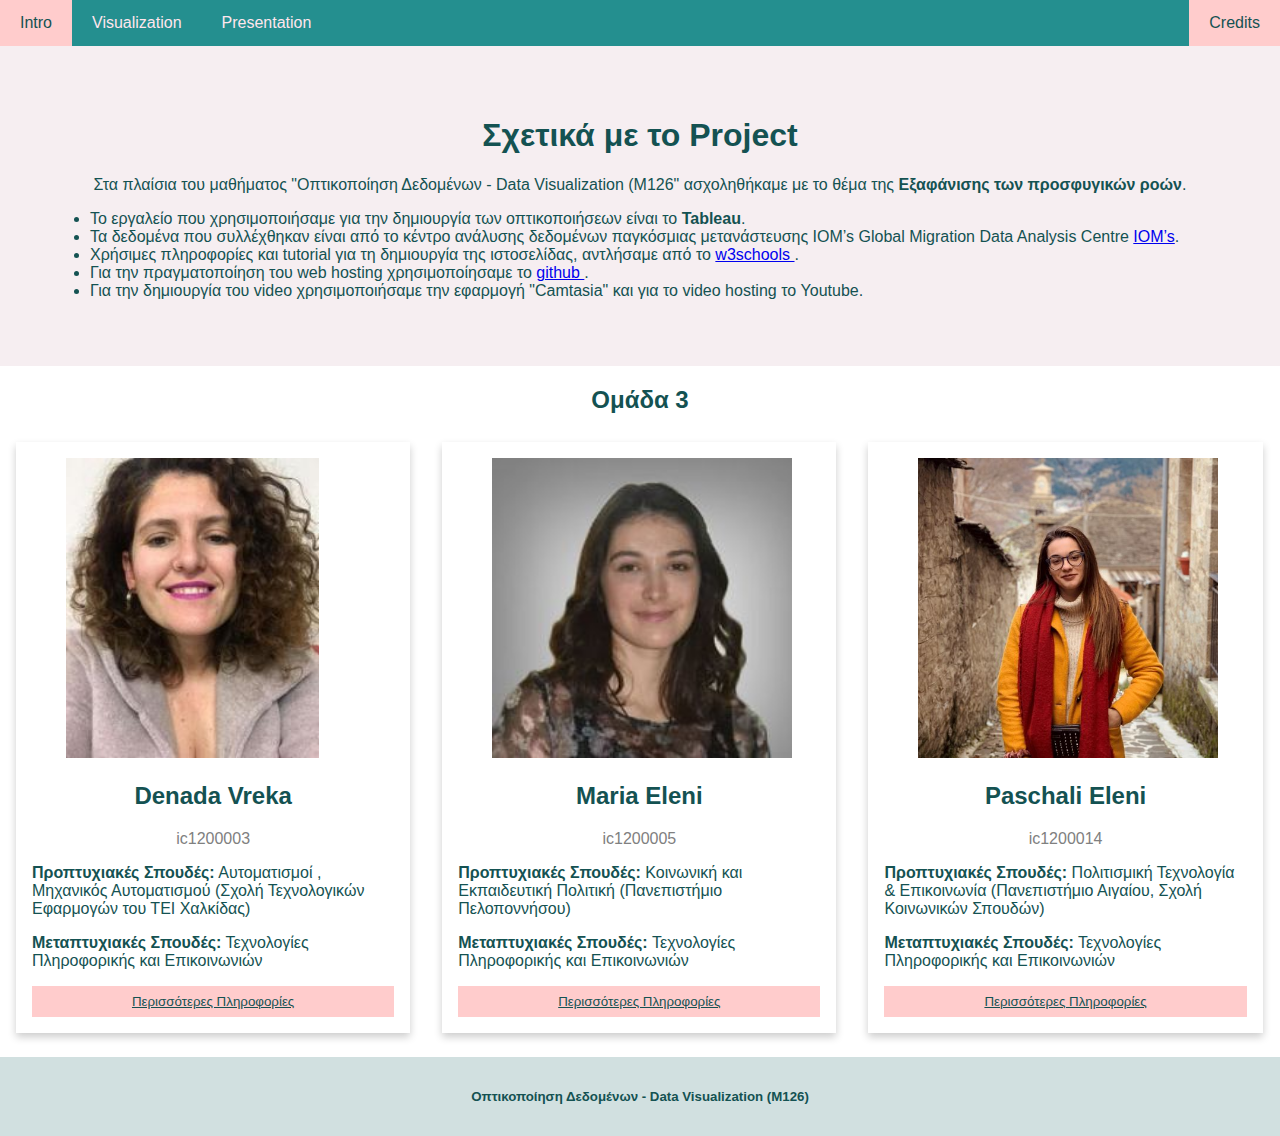
<file: docs/credits.html>
<!DOCTYPE html>
	<html lang="en">
	<head>
	<title>Credits</title>
	<meta charset="UTF-8">
	<meta name="viewport" content="width=device-width, initial-scale=1">
	<link rel="stylesheet" href="https://cdnjs.cloudflare.com/ajax/libs/font-awesome/4.7.0/css/font-awesome.min.css">
	<meta name="viewport" content="width=device-width, initial-scale=1">
	<link rel="stylesheet" href="credits.css" >
	</head>
	<body>
	<div class="navbar">
	  <a href="Intro.html" >Intro</a>
	  <a href="Intro.html#Visualization">Visualization</a>
	  <a href="Intro.html#Presentation" >Presentation</a>
	  <a href="Credits.html" class="right"class="active">Credits</a>
	</div>
	
	<div class="about-section">
	  <h1>Σχετικά με το Project</h1>
	  <p>Στα πλαίσια του μαθήματος "Οπτικοποίηση Δεδομένων - Data Visualization (Μ126" ασχοληθήκαμε με το θέμα της <strong> Εξαφάνισης των προσφυγικών ροών</strong>.</p>
	  <p>
		<ul style="text-align:left">
			<li>Το εργαλείο που χρησιμοποιήσαμε για την δημιουργία των οπτικοποιήσεων είναι το <strong>Tableau</strong>. </li>
			<li>Τα δεδομένα που συλλέχθηκαν είναι από το κέντρο ανάλυσης δεδομένων παγκόσμιας μετανάστευσης IOM’s Global Migration Data Analysis Centre <a href="https://gmdac.iom.int/"target="blank">IOM’s</a>.</li>
			<li>Χρήσιμες πληροφορίες και tutorial για τη δημιουργία της ιστοσελίδας, αντλήσαμε από το <a href="https://www.w3schools.com/"target="blank"> w3schools </a>.</li>
			<li>Για την πραγματοποίηση του web hosting χρησιμοποίησαμε το  <a href= "https://github.com/"target="blank">  github </a>.</li>
			<li> Για την δημιουργία του videο χρησιμοποιήσαμε την εφαρμογή "Camtasia" και για το video hosting το Youtube.
		</ul>
		</p>
	</div>

	<h2 style="text-align:center">Ομάδα 3</h2>
	<div class="row">
	  <div class="column">
		<div class="card">
		  <img class="img" src="angv.jpg" alt="Denada" style="max-width: 300px; height: 300px;">
		  <div class="container">
			<h2 style="text-align: center">Denada Vreka</h2>
			<p style="text-align: center"class="title">ic1200003</p>
			<p><strong>Προπτυχιακές Σπουδές:</strong>  Αυτοματισμοί , Μηχανικός Αυτοματισμού (Σχολή Τεχνολογικών Εφαρμογών του ΤΕΙ Χαλκίδας)</p>
			<p><strong>Μεταπτυχιακές Σπουδές:</strong> Τεχνολογίες Πληροφορικής και Επικοινωνιών</p>
			<p><button class="button"><a style="color:#145252" href="https://denadasbio.wordpress.com/?fbclid=IwAR0HyiOZjcf_lMdVg45eamAffh-zXpvY-dmLe-uOD6bawGhr31j1WkjXYoE"target="blank">Περισσότερες Πληροφορίες</a></button></p>
		  </div>
		</div>
	  </div>

	  <div class="column">
		<div class="card">
		  <img class="img" src="maria.jpg" alt="Maria" style="width:100%">
		  <div class="container">
			<h2 style="text-align: center">Maria Eleni</h2>
			<p style="text-align: center" class="title">ic1200005</p>
			<p><strong>Προπτυχιακές Σπουδές:</strong> Κοινωνική και Εκπαιδευτική Πολιτική (Πανεπιστήμιο Πελοποννήσου)</p>
			<p><strong>Μεταπτυχιακές Σπουδές: </strong>Τεχνολογίες Πληροφορικής και Επικοινωνιών </p>
			<p><button class="button"><a style="color:#145252" href="https://elmaria97me.wixsite.com/mysite?fbclid=IwAR1MxQ93NCGKsVEK1sA6X4bnngHznVZimVwAsaiimo3W4AHhH5brq1xVIeU"target="blank">Περισσότερες Πληροφορίες</a></button></p>
		  </div>
		</div>
	  </div>

	  <div class="column">
		<div class="card">
		  <img class="img" src="paschali.jpg" alt="Elena" >
		  <div class="container">
			<h2 style="text-align: center">Paschali Eleni</h2>
			<p style="text-align: center" class="title">ic1200014</p>
			<p><strong>Προπτυχιακές Σπουδές:</strong> Πολιτισμική Τεχνολογία & Επικοινωνία (Πανεπιστήμιο Αιγαίου, Σχολή Κοινωνικών Σπουδών)</p>
			<p><strong>Μεταπτυχιακές Σπουδές:</strong> Τεχνολογίες Πληροφορικής και Επικοινωνιών</p>
			<p><button class="button"><a style="color:#145252" href="https://elenapash4.wixsite.com/elenapash"target="blank">Περισσότερες Πληροφορίες</a></button></p>
		  </div>
		</div>
	  </div>
	</div>
	
	<div class="footer">
	 <h5>Οπτικοποίηση Δεδομένων - Data Visualization (Μ126)</h5>
	</div>
	
	
</body>
</html>
</file>
<file: docs/credits.css>
.navbar {
  overflow: hidden;
  background-color: #248f8f; 
  position: sticky;
  position: -webkit-sticky;
  top: 0;
}


.navbar a {
  float: left;
  display: block;
  color: #ffe6ed;
  text-align: center;
  padding: 14px 20px;
  text-decoration: none;
}


.navbar a.right {
  float: right;
  color: #145252 ;
}

.navbar a:hover {
  background-color: #ffcccc ;
  color: #145252;
}
.navbar a.active {
  background-color: #ffcccc;
  color: #145252;
}



.footer {
  padding: 10px;
  text-align: center;
  background: #d1e0e0;
}
.right {

    background-color: #ffcccc ;

}
/* sxolia

/* contact */
body {
  font-family: Arial, Helvetica, sans-serif;
  margin: 0;
  color:#145252 ;
}

html {
  box-sizing: border-box;
}

*, *:before, *:after {
  box-sizing: inherit;
}

.column {
  float: left;
  width: 33.3%;
  margin-bottom: 16px;
  padding: 0 8px;
}

.card {
  box-shadow: 0 4px 8px 0 rgba(0, 0, 0, 0.2);
  margin: 8px;
}

.about-section {
  padding: 50px;
  text-align: center;
  background-color: #f6eef1;
  color: #145252 ;
}

.container {
  padding: 0 16px;
}

.container::after, .row::after {
  content: "";
  clear: both;
  display: table;
}

.title {
  color: grey;
}

.button {
  border: none;
  outline: 0;
  display: inline-block;
  padding: 8px;
  color: #145252 ;
  background-color: #ffcccc ;
  text-align: center;
  cursor: pointer;
  width: 100%;
}

.button:hover {
  background-color: #ffe6ed ;
}

@media screen and (max-width: 650px) {
  .column {
    width: 100%;
    display: block;
  }
}
.img
{ 	text-align: center;
	max-width: 300px; 
	height: 300px;
	margin-top: 16px;
	margin-left:50px;
	
	
}
</file>
